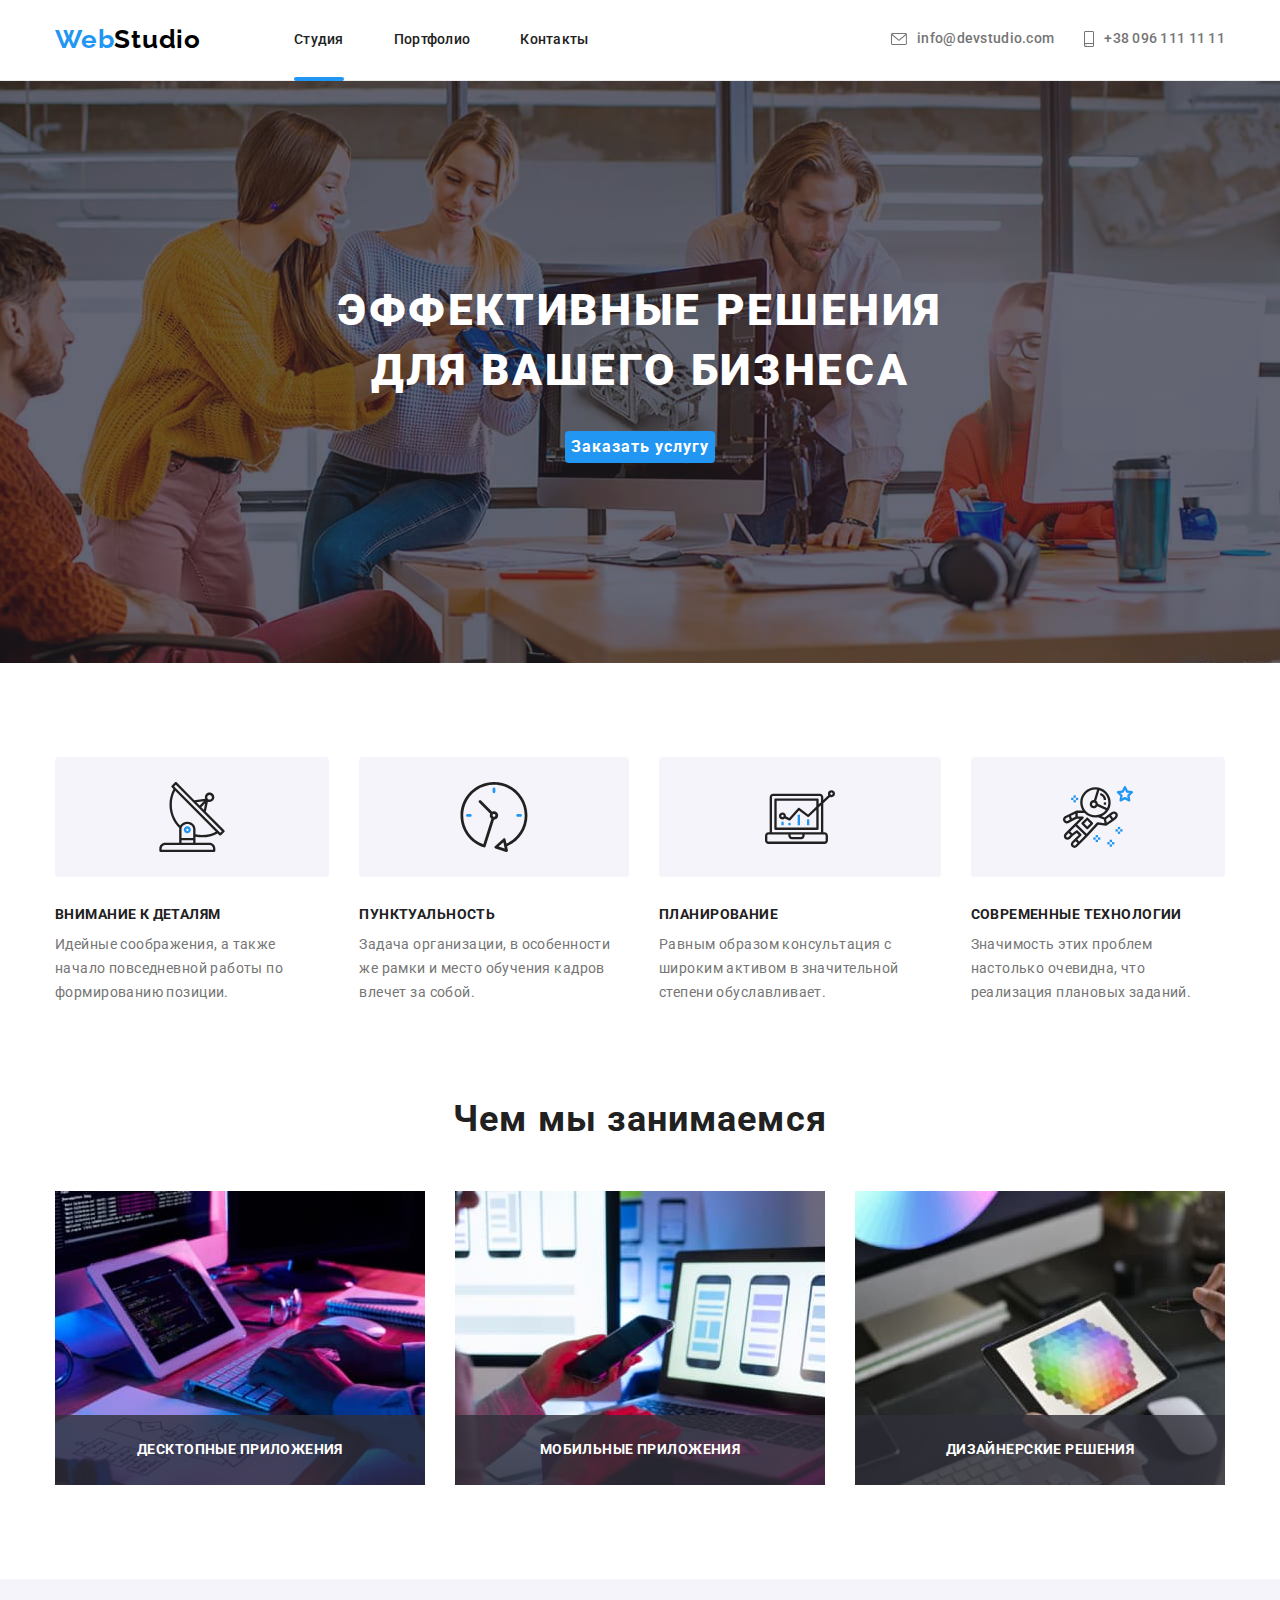
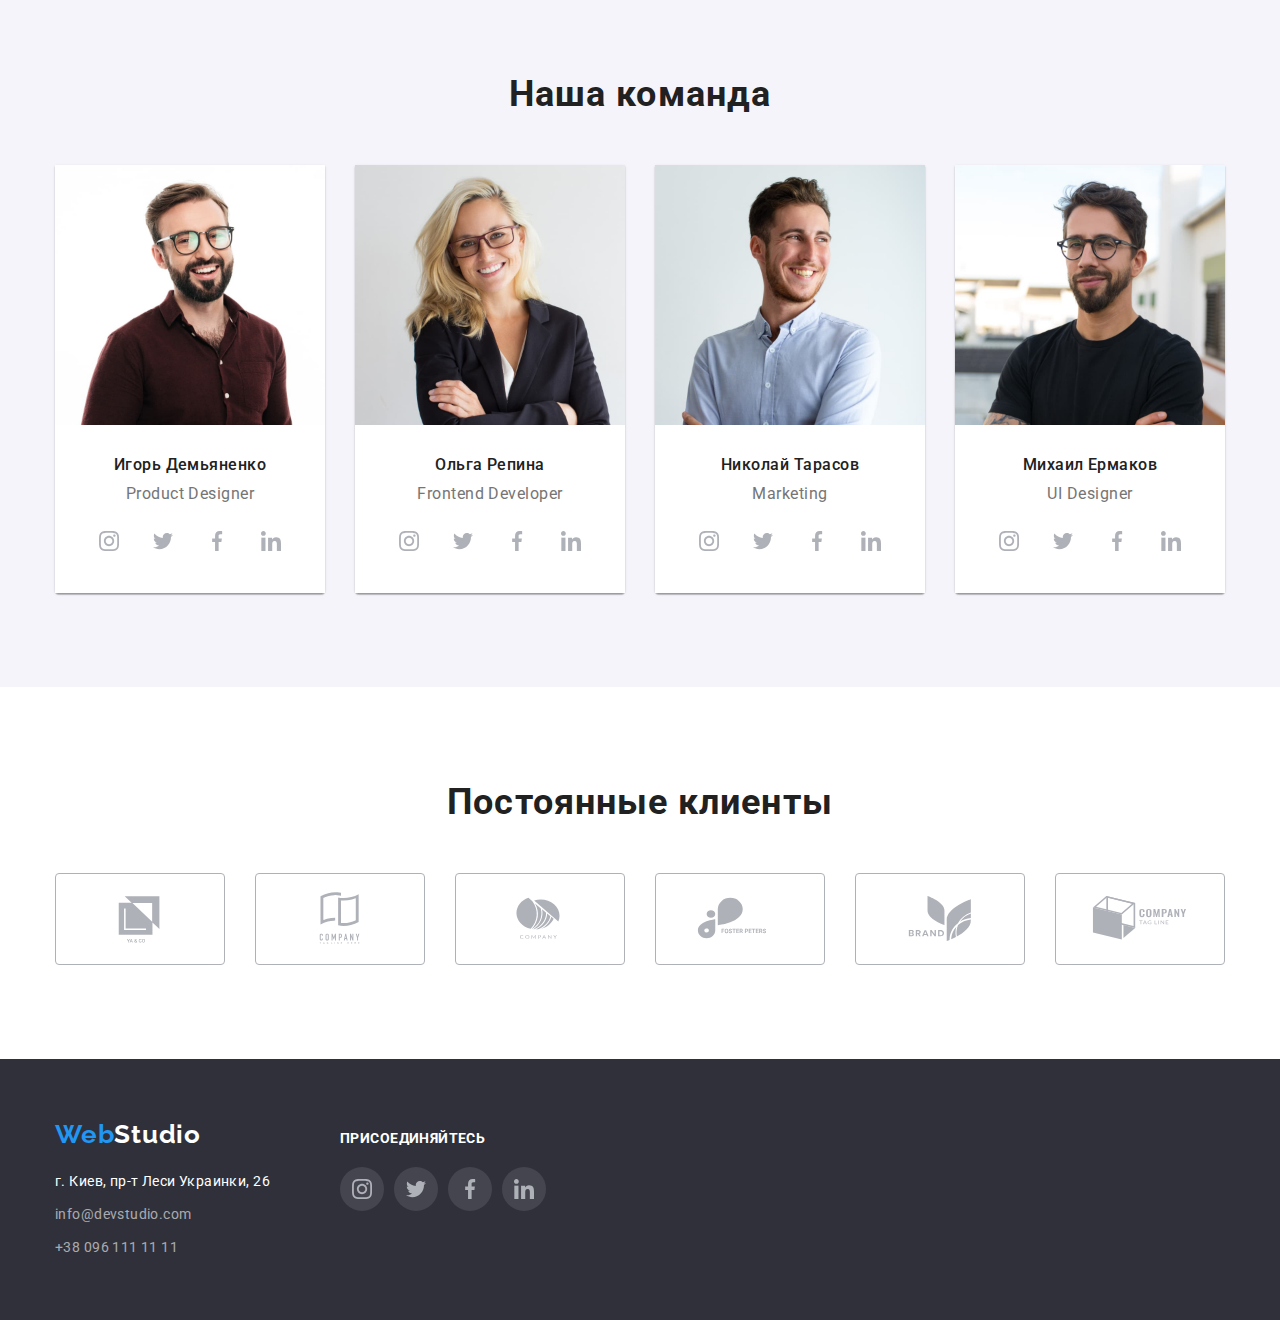
<file: index.html>
<!DOCTYPE html>
<html lang="ru">

<head>
    <meta charset="UTF-8">
    <meta http-equiv="X-UA-Compatible" content="IE=edge">
    <meta name="viewport" content="width=device-width, initial-scale=1.0">
    <link rel="stylesheet"
        href="https://cdnjs.cloudflare.com/ajax/libs/modern-normalize/1.1.0/modern-normalize.min.css">
    <link rel="preconnect" href="https://fonts.googleapis.com">
    <link rel="preconnect" href="https://fonts.gstatic.com" crossorigin>
    <link
        href="https://fonts.googleapis.com/css2?family=Raleway:wght@700&family=Roboto:wght@400;500;700;900&display=swap"
        rel="stylesheet">
    <link rel="stylesheet" href="./css/styles.css">
    <title>WebStudio company</title>
</head>

<body>
    <!--Верх сайта-->
    <header class="header">
        <div class="container header-line">
            <nav class="heder-nav">
                <a href="index.html" class="header-logo link">
                    <span class="logo-web"> Web</span>Studio</a>
                <ul class="header-list list">
                    <li class="header-item line"><a href="index.html" class="header-link line link">Студия</a></li>
                    <li class="header-item"><a href="./portfolio.html" class="header-link link">Портфолио</a></li>
                    <li class="header-item"><a href="" class="header-link link">Контакты</a></li>
                </ul>
            </nav>
            <ul class="header-contacts list">
                <li class="header-contacts-item">
                    <a href="mailto:info@devstudio.com" class="contacts-link link">
                        <svg class="header-icon" width="16" height="12">
                            <use href="./image/icon.svg#icon-envelope"></use>
                        </svg> info@devstudio.com</a>
                </li>
                <li class="header-contacts-item">
                    <a href="tel:+380961111111" class="contacts-link link"><svg class="header-icon" width="10"
                            height="16">
                            <use href="./image/icon.svg#icon-smartphone"></use>
                        </svg>+38 096 111 11 11 </a>
                </li>
            </ul>
        </div>
    </header>
    <main>
        <!--Секция с банером-->

        <section class="hero">
            <div class="container">
                <h1 class="hero-title">Эффективные решения для вашего бизнеса</h1>
                <button type="button" class="hero-btn btn" data-modal-open>Заказать услугу</button>
            </div>
        </section>
        <!--Привилегии компании-->
        <section class="section">
            <div class="container">
                <h2 class="visually-hidden">Привилегии компании</h2>
                <ul class="benefits-list list">
                    <li class="benefits-item">
                        <div class="benefits-icon-area"><svg width="70" height="70">
                                <use href="./image/icon.svg#icon-antenna"></use>
                            </svg>
                        </div>
                        <h3 class="benefits-title">Внимание к деталям</h3>
                        <p class="benefits-text">Идейные соображения, а также начало повседневной работы по формированию
                            позиции.</p>
                    </li>
                    <li class="benefits-item">
                        <div class="benefits-icon-area"><svg width="70" height="70">
                                <use href="./image/icon.svg#icon-clock"></use>
                            </svg>
                        </div>
                        <h3 class="benefits-title">Пунктуальность</h3>
                        <p class="benefits-text">Задача организации, в особенности же рамки и место обучения кадров
                            влечет
                            за собой.</p>
                    </li>
                    <li class="benefits-item">
                        <div class="benefits-icon-area"><svg width="70" height="70">
                                <use href="./image/icon.svg#icon-diagram"></use>
                            </svg>
                        </div>
                        <h3 class="benefits-title">Планирование</h3>
                        <p class="benefits-text">Равным образом консультация с широким активом в значительной степени
                            обуславливает.</p>
                    </li>
                    <li class="benefits-item">
                        <div class="benefits-icon-area"><svg width="70" height="70">
                                <use href="./image/icon.svg#icon-astronaut"></use>
                            </svg>
                        </div>
                        <h3 class="benefits-title">Современные технологии</h3>
                        <p class="benefits-text">Значимость этих проблем настолько очевидна, что реализация плановых
                            заданий.</p>
                    </li>
                </ul>
            </div>
        </section>
        <!--Направления деетельности-->
        <section class="section duties">
            <div class="container">
                <h2 class="duties-title">Чем мы занимаемся</h2>
                <ul class="duties-list list">
                    <li class="duties-item"><a href="">
                            <img src="image/duties/duties1.jpg" alt="печатающии руки" width="370">
                            <h3 class="duties-up-text">Десктопные приложения</h3>
                        </a></li>
                    <li class="duties-item"><a href=""><img src="image/duties/duties2.jpg" alt="обзор смартфона"
                                width="370">
                            <h3 class="duties-up-text">Мобильные приложения</h3>
                        </a></li>
                    <li class="duties-item"><a href=""><img src="image/duties/duties3.jpg" alt="планшет" width="370">
                            <h3 class="duties-up-text">Дизайнерские решения</h3>
                        </a></li>
                </ul>
            </div>
        </section>
        <!--Список работников-->
        <section class="section team">
            <div class="container">
                <h2 class="team-title">Наша команда</h2>
                <ul class="team-list list">
                    <li class="team-item">
                        <img src="image/workers/ihor.jpg" alt="Игорь Демьяненко" width="270">
                        <div class="team-area">
                            <h3 class="team-title-name">Игорь Демьяненко</h3>
                            <p lang="en" class="team-text">Product Designer</p>
                            <ul class="networks-list list">
                                <li class="networks-item"><a href="" class="network-link"><svg class="network-icon"
                                            width="20" height="20">
                                            <use href="./image/icon.svg#icon-instagram"></use>
                                        </svg></a></li>
                                <li class="networks-item"><a href="" class="network-link"><svg class="network-icon"
                                            width="20" height="20">
                                            <use href="./image/icon.svg#icon-twitter-1"></use>
                                        </svg></a></li>
                                <li class="networks-item"><a href="" class="network-link"><svg class="network-icon"
                                            width="20" height="20">
                                            <use href="./image/icon.svg#icon-facebook"></use>
                                        </svg></a></li>
                                <li class="networks-item"><a href="" class="network-link"><svg class="network-icon"
                                            width="20" height="20">
                                            <use href="./image/icon.svg#icon-linkedin"></use>
                                        </svg></a></li>
                            </ul>
                        </div>
                    </li>
                    <li class="team-item">
                        <img src="image/workers/olya.jpg" alt="Ольга Репина" width="270">
                        <div class="team-area">
                            <h3 class="team-title-name">Ольга Репина</h3>
                            <p lang="en" class="team-text">Frontend Developer</p>
                            <ul class="networks-list list">
                                <li class="networks-item"><a href="" class="network-link"><svg class="network-icon"
                                            width="20" height="20">
                                            <use href="./image/icon.svg#icon-instagram"></use>
                                        </svg></a></li>
                                <li class="networks-item"><a href="" class="network-link"><svg class="network-icon"
                                            width="20" height="20">
                                            <use href="./image/icon.svg#icon-twitter-1"></use>
                                        </svg></a></li>
                                <li class="networks-item"><a href="" class="network-link"><svg class="network-icon"
                                            width="20" height="20">
                                            <use href="./image/icon.svg#icon-facebook"></use>
                                        </svg></a></li>
                                <li class="networks-item"><a href="" class="network-link"><svg class="network-icon"
                                            width="20" height="20">
                                            <use href="./image/icon.svg#icon-linkedin"></use>
                                        </svg></a></li>
                            </ul>
                        </div>
                    </li>
                    <li class="team-item">
                        <img src="image/workers/kolya.jpg" alt="Николай Тарасов" width="270">
                        <div class="team-area">
                            <h3 class="team-title-name">Николай Тарасов</h3>
                            <p lang="en" class="team-text">Marketing</p>
                            <ul class="networks-list list">
                                <li class="networks-item"><a href="" class="network-link"><svg class="network-icon"
                                            width="20" height="20">
                                            <use href="./image/icon.svg#icon-instagram"></use>
                                        </svg></a></li>
                                <li class="networks-item"><a href="" class="network-link"><svg class="network-icon"
                                            width="20" height="20">
                                            <use href="./image/icon.svg#icon-twitter-1"></use>
                                        </svg></a></li>
                                <li class="networks-item"><a href="" class="network-link"><svg class="network-icon"
                                            width="20" height="20">
                                            <use href="./image/icon.svg#icon-facebook"></use>
                                        </svg></a></li>
                                <li class="networks-item"><a href="" class="network-link"><svg class="network-icon"
                                            width="20" height="20">
                                            <use href="./image/icon.svg#icon-linkedin"></use>
                                        </svg></a></li>
                            </ul>
                        </div>
                    </li>
                    <li class="team-item">
                        <img src="image/workers/mysha.jpg" alt="Михаил Ермаков" width="270">
                        <div class="team-area">
                            <h3 class="team-title-name">Михаил Ермаков</h3>
                            <p lang="en" class="team-text">UI Designer</p>
                            <ul class="networks-list list">
                                <li class="networks-item"><a href="" class="network-link"><svg class="network-icon"
                                            width="20" height="20">
                                            <use href="./image/icon.svg#icon-instagram"></use>
                                        </svg></a></li>
                                <li class="networks-item"><a href="" class="network-link"><svg class="network-icon"
                                            width="20" height="20">
                                            <use href="./image/icon.svg#icon-twitter-1"></use>
                                        </svg></a></li>
                                <li class="networks-item"><a href="" class="network-link"><svg class="network-icon"
                                            width="20" height="20">
                                            <use href="./image/icon.svg#icon-facebook"></use>
                                        </svg></a></li>
                                <li class="networks-item"><a href="" class="network-link"><svg class="network-icon"
                                            width="20" height="20">
                                            <use href="./image/icon.svg#icon-linkedin"></use>
                                        </svg></a></li>
                            </ul>
                        </div>
                    </li>
                </ul>
            </div>
        </section>
        <!--Партнеры-->
        <section class="section">
            <div class="container">
                <h2 class="partners-title">Постоянные клиенты</h2>
                <ul class="partner-list list">
                    <li class="partners-item"><a href="" class="partners-link"> <svg class="partners-icon" width="106"
                                height="60">
                                <use href="./image/icon.svg#icon-Logo"></use>
                            </svg></a></li>
                    <li class="partners-item"><a href="" class="partners-link"> <svg class="partners-icon" width="106"
                                height="60">
                                <use href="./image/icon.svg#icon-Logo1"></use>
                            </svg></a></li>
                    <li class="partners-item"><a href="" class="partners-link"> <svg class="partners-icon" width="106"
                                height="60">
                                <use href="./image/icon.svg#icon-Logo2"></use>
                            </svg>
                        </a></li>
                    <li class="partners-item"><a href="" class="partners-link">
                            <svg class="partners-icon" width="106" height="60">
                                <use href="./image/icon.svg#icon-Logo3"></use>
                            </svg>
                        </a></li>
                    <li class="partners-item"><a href="" class="partners-link"> <svg class="partners-icon" width="106"
                                height="60">
                                <use href="./image/icon.svg#icon-Logo4"></use>
                            </svg>
                        </a></li>
                    <li class="partners-item"><a href="" class="partners-link"> <svg class="partners-icon" width="106"
                                height="60">
                                <use href="./image/icon.svg#icon-Logo5"></use>
                            </svg>
                        </a></li>
                </ul>
            </div>
        </section>
    </main>
    <!--Подвал страницы-->
    <footer class="footer">
        <div class="container divide">
            <div class="footer-address-side"> <a href="index.html" class="footer-logo link"> <span
                        class="logo-web">Web</span>Studio</a>
                <address class="footer-address">
                    <ul class="footer-list list">
                        <li class="footer-item"><a href="https://goo.gl/maps/7tQD5tmZXDrGn8do7" target="_blank"
                                rel="noopener noindex noffolow" class="footer-location link">г.
                                Киев,
                                пр-т Леси
                                Украинки, 26 </a>
                        </li>
                        <li class="footer-item"><a href="mailto:info@devstudio.com"
                                class="footer-contact link">info@devstudio.com</a>
                        </li>
                        <li class="footer-item"><a href="tel:+380961111111" class="footer-contact link">+38 096 111 11
                                11
                            </a>
                        </li>
                    </ul>
                </address>
            </div>
            <div class="footer-network-side">
                <h2 class="conect-title">присоединяйтесь</h2>
                <ul class="networks-list list">
                    <li class="networks-item"><a href="" class="network-link network-link-footer"><svg
                                class="network-icon" width="20" height="20">
                                <use href="./image/icon.svg#icon-instagram"></use>
                            </svg></a></li>
                    <li class="networks-item"><a href="" class="network-link network-link-footer"><svg
                                class="network-icon" width="20" height="20">
                                <use href="./image/icon.svg#icon-twitter-1"></use>
                            </svg></a></li>
                    <li class="networks-item"><a href="" class="network-link network-link-footer"><svg
                                class="network-icon" width="20" height="20">
                                <use href="./image/icon.svg#icon-facebook"></use>
                            </svg></a></li>
                    <li class="networks-item"><a href="" class="network-link network-link-footer"><svg
                                class="network-icon" width="20" height="20">
                                <use href="./image/icon.svg#icon-linkedin"></use>
                            </svg></a></li>
                </ul>
            </div>
        </div>
    </footer>
    <div class="backdrop is-hidden" data-modal>
        <div class="modal">
            <button class="modal-btn" data-modal-close><svg class="btn-icon" width="30" height="30">
                <use href="./image/icon.svg#icon-close-3"></use>
            </svg></button>
        </div>
    </div>
    <script src="./js/modal.js"></script>
</body>

</html>
</file>
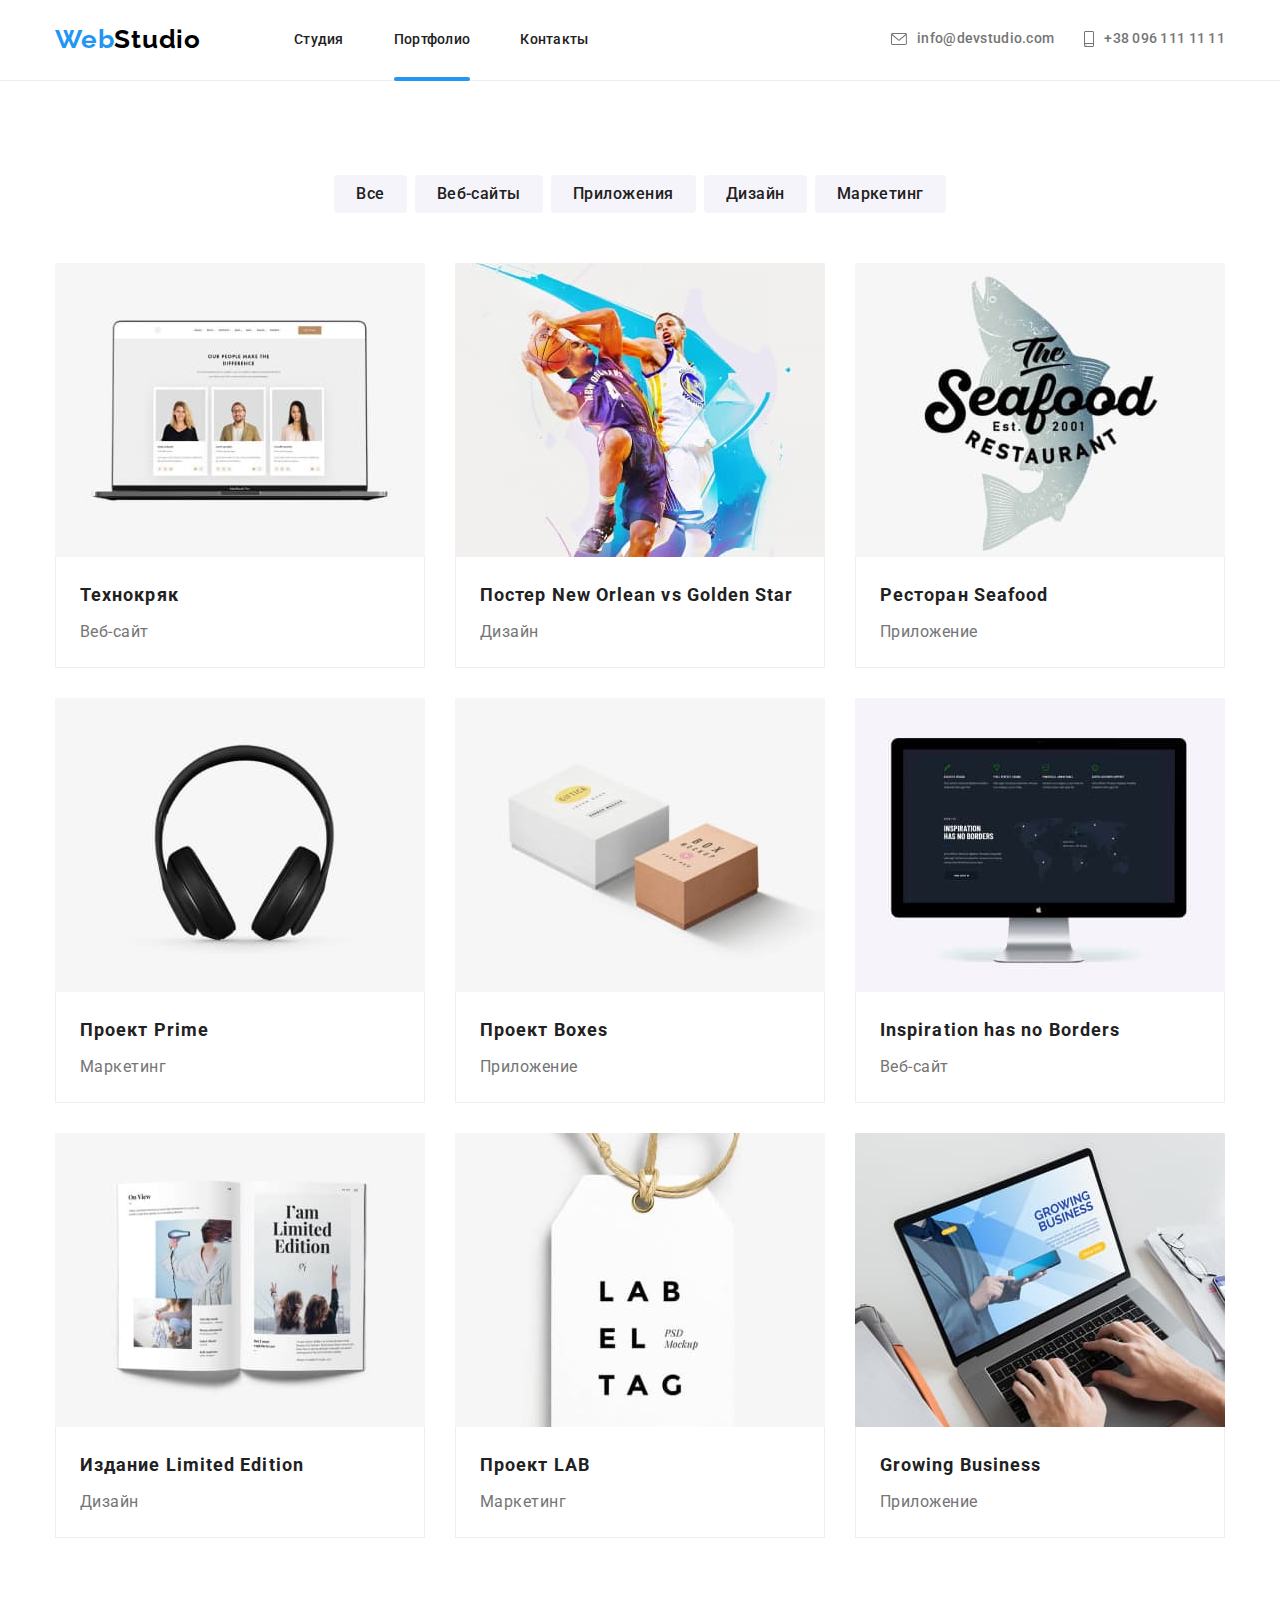
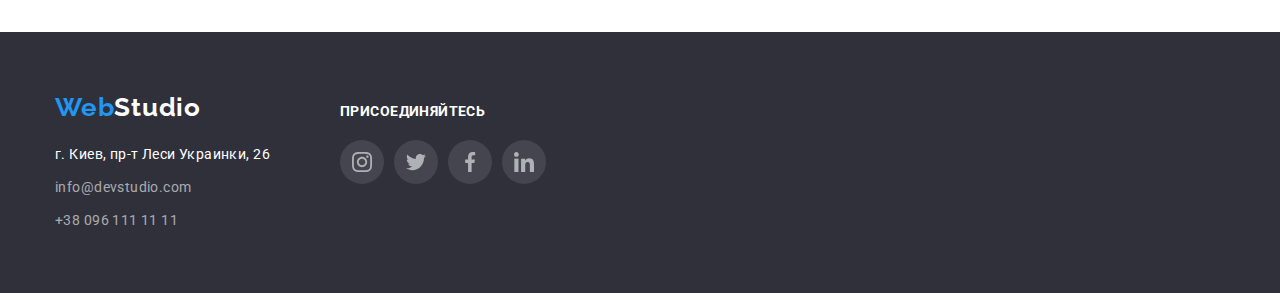
<file: portfolio.html>
<!DOCTYPE html>
<html lang="en">

<head>
    <meta charset="UTF-8">
    <meta http-equiv="X-UA-Compatible" content="IE=edge">
    <meta name="viewport" content="width=device-width, initial-scale=1.0">
    <link rel="stylesheet"
        href="https://cdnjs.cloudflare.com/ajax/libs/modern-normalize/1.1.0/modern-normalize.min.css">
    <link rel="preconnect" href="https://fonts.googleapis.com">
    <link rel="preconnect" href="https://fonts.gstatic.com" crossorigin>
    <link
        href="https://fonts.googleapis.com/css2?family=Raleway:wght@700&family=Roboto:wght@400;500;700;900&display=swap"
        rel="stylesheet">
    <link rel="stylesheet" href="./css/styles.css">
    <title>Document</title>
</head>

<body>
    <!--Верх сайта-->
    <header class="header">
        <div class="container header-line">
            <nav class="heder-nav">
                <a href="index.html" class="header-logo link">
                    <span class="logo-web"> Web</span>Studio</a>
                <ul class="header-list list">
                    <li class="header-item"><a href="index.html" class="header-link link">Студия</a></li>
                    <li class="header-item"><a href="./portfolio.html" class="header-link line link">Портфолио</a></li>
                    <li class="header-item"><a href="" class="header-link link">Контакты</a></li>
                </ul>
            </nav>
            <ul class="header-contacts list">
                <li class="header-contacts-item">
                    <a href="mailto:info@devstudio.com" class="contacts-link link">
                        <svg class="header-icon" width="16" height="12">
                            <use href="./image/icon.svg#icon-envelope"></use>
                        </svg> info@devstudio.com</a>
                </li>
                <li class="header-contacts-item">
                    <a href="tel:+380961111111" class="contacts-link link"><svg class="header-icon" width="10"
                            height="16">
                            <use href="./image/icon.svg#icon-smartphone"></use>
                        </svg>+38 096 111 11 11 </a>
                </li>
            </ul>
        </div>
    </header>
    <main>
        <!--Секция портфолио-->
        <section class="section">
            <div class="container">
                <h1 class="visually-hidden">Портфолио</h1>
                <ul class="portfolio-navigation list">
                    <li class="portfolio-item-navigation"><button type="button" class="portfolio-btn btn">Все</button>
                    </li>
                    <li class="portfolio-item-navigation"><button type="button"
                            class="portfolio-btn btn">Веб-сайты</button></li>
                    <li class="portfolio-item-navigation"><button type="button"
                            class="portfolio-btn btn">Приложения</button></li>
                    <li class="portfolio-item-navigation"><button type="button"
                            class="portfolio-btn btn">Дизайн</button></li>
                    <li class="portfolio-item-navigation"><button type="button"
                            class="portfolio-btn btn">Маркетинг</button></li>
                </ul>
                <ul class="portfolio-list list">
                    <li class="portfolio-item-list"><a href="" class="portfolio-link link">
                            <div class="portfolio-up-space"><img src="image/portfolio/img.jpg" alt="Люди в экране"
                                    class="portfolio-img" width="370">
                                <p class="portfolio-up-text">
                                    Ресурс предлагает комплексные предложения с разным уровнем функционала и сервисов.
                                    Все это позволит
                                    посетителю получить исчерпывающие сведения о компании или частном лице.</p>
                            </div>
                            <div class="item-border">
                                <h2 class="portfolio-title">Технокряк</h2>
                                <p class="portfolio-text">Веб-сайт</p>
                            </div>
                        </a></li>

                    <li class="portfolio-item-list"><a href="" class="portfolio-link link">
                            <div class="portfolio-up-space"><img src="image/portfolio/img1.jpg" alt="Играют баскетбол"
                                    width="370">
                                <p class="portfolio-up-text">
                                    Ресурс предлагает комплексные предложения с разным уровнем функционала и сервисов.
                                    Все это позволит
                                    посетителю получить исчерпывающие сведения о компании или частном лице.</p>
                            </div>
                            <div class="item-border">
                                <h2 class="portfolio-title"> Постер New Orlean vs Golden Star</h2>
                                <p class="portfolio-text"> Дизайн</p>
                            </div>
                        </a></li>
                    <li class="portfolio-item-list"><a href="" class="portfolio-link link">
                            <div class="portfolio-up-space"><img src="image/portfolio/img2.jpg" alt="Листовка"
                                    width="370">
                                <p class="portfolio-up-text">
                                    Ресурс предлагает комплексные предложения с разным уровнем функционала и сервисов.
                                    Все это позволит
                                    посетителю получить исчерпывающие сведения о компании или частном лице.</p>
                            </div>
                            <div class="item-border">
                                <h2 class="portfolio-title">Ресторан Seafood</h2>
                                <p class="portfolio-text"> Приложение</p>
                            </div>
                        </a></li>
                    <li class="portfolio-item-list"><a href="" class="portfolio-link link">
                            <div class="portfolio-up-space"><img src="image/portfolio/img3.jpg" alt="Наушники"
                                    width="370">
                                <p class="portfolio-up-text">
                                    Ресурс предлагает комплексные предложения с разным уровнем функционала и сервисов.
                                    Все это позволит
                                    посетителю получить исчерпывающие сведения о компании или частном лице.</p>
                            </div>
                            <div class="item-border">
                                <h2 class="portfolio-title">Проект Prime</h2>
                                <p class="portfolio-text">Маркетинг</p>
                            </div>
                        </a></li>
                    <li class="portfolio-item-list">
                        <a href="" class="portfolio-link link">
                            <div class="portfolio-up-space"><img src="image/portfolio/img4.jpg" alt="Коробки"
                                    width="370">
                                <p class="portfolio-up-text">
                                    Ресурс предлагает комплексные предложения с разным уровнем функционала и сервисов.
                                    Все это позволит
                                    посетителю получить исчерпывающие сведения о компании или частном лице.</p>
                            </div>
                            <div class="item-border">
                                <h2 class="portfolio-title">Проект Boxes</h2>
                                <p class="portfolio-text">Приложение</p>
                            </div>
                        </a>
                    </li>
                    <li class="portfolio-item-list"><a href="" class="portfolio-link link">
                            <div class="portfolio-up-space"><img src="image/portfolio/img5.jpg" alt="Монитор"
                                    width="370">
                                <p class="portfolio-up-text">
                                    Ресурс предлагает комплексные предложения с разным уровнем функционала и сервисов.
                                    Все это позволит
                                    посетителю получить исчерпывающие сведения о компании или частном лице.</p>
                            </div>
                            <div class="item-border">
                                <h2 class="portfolio-title">Inspiration has no Borders</h2>
                                <p class="portfolio-text">Веб-сайт</p>
                            </div>
                        </a></li>
                    <li class="portfolio-item-list"><a href="" class="portfolio-link link">
                            <div class="portfolio-up-space"><img src="image/portfolio/img6.jpg" alt="Книга" width="370">
                                <p class="portfolio-up-text">
                                    Ресурс предлагает комплексные предложения с разным уровнем функционала и сервисов.
                                    Все это позволит
                                    посетителю получить исчерпывающие сведения о компании или частном лице.</p>
                            </div>
                            <div class="item-border">
                                <h2 class="portfolio-title"> Издание Limited Edition</h2>
                                <p class="portfolio-text">Дизайн</p>
                            </div>
                        </a></li>
                    <li class="portfolio-item-list"><a href="" class="portfolio-link link">
                            <div class="portfolio-up-space"><img src="image/portfolio/img7.jpg" alt="Лейба" width="370">
                                <p class="portfolio-up-text">
                                    Ресурс предлагает комплексные предложения с разным уровнем функционала и сервисов.
                                    Все это позволит
                                    посетителю получить исчерпывающие сведения о компании или частном лице.</p>
                            </div>
                            <div class="item-border">
                                <h2 class="portfolio-title">Проект LAB</h2>
                                <p class="portfolio-text">Маркетинг</p>
                            </div>
                        </a></li>
                    <li class="portfolio-item-list"><a href="" class="portfolio-link link">
                            <div class="portfolio-up-space"><img src="image/portfolio/img8.jpg" alt="Ноут" width="370">
                                <p class="portfolio-up-text">
                                    Ресурс предлагает комплексные предложения с разным уровнем функционала и сервисов.
                                    Все это позволит
                                    посетителю получить исчерпывающие сведения о компании или частном лице.</p>
                            </div>
                            <div class="item-border">
                                <h2 class="portfolio-title">Growing Business</h2>
                                <p class="portfolio-text">Приложение</p>
                            </div>
                        </a></li>
                </ul>
            </div>
        </section>
    </main>
    <!--Подвал страницы-->
    <footer class="footer">
        <div class="container divide">
            <div class="footer-address-side"> <a href="index.html" class="footer-logo link"> <span
                        class="logo-web">Web</span>Studio</a>
                <address class="footer-address">
                    <ul class="footer-list list">
                        <li class="footer-item"><a href="https://goo.gl/maps/7tQD5tmZXDrGn8do7" target="_blank"
                                rel="noopener noindex noffolow" class="footer-location link">г.
                                Киев,
                                пр-т Леси
                                Украинки, 26 </a>
                        </li>
                        <li class="footer-item"><a href="mailto:info@devstudio.com"
                                class="footer-contact link">info@devstudio.com</a>
                        </li>
                        <li class="footer-item"><a href="tel:+380961111111" class="footer-contact link">+38 096 111 11
                                11
                            </a>
                        </li>
                    </ul>
                </address>
            </div>
            <div class="footer-network-side">
                <h2 class="conect-title">присоединяйтесь</h2>
                <ul class="networks-list list">
                    <li class="networks-item"><a href="" class="network-link network-link-footer"><svg
                                class="network-icon" width="20" height="20">
                                <use href="./image/icon.svg#icon-instagram"></use>
                            </svg></a></li>
                    <li class="networks-item"><a href="" class="network-link network-link-footer"><svg
                                class="network-icon" width="20" height="20">
                                <use href="./image/icon.svg#icon-twitter-1"></use>
                            </svg></a></li>
                    <li class="networks-item"><a href="" class="network-link network-link-footer"><svg
                                class="network-icon" width="20" height="20">
                                <use href="./image/icon.svg#icon-facebook"></use>
                            </svg></a></li>
                    <li class="networks-item"><a href="" class="network-link network-link-footer"><svg
                                class="network-icon" width="20" height="20">
                                <use href="./image/icon.svg#icon-linkedin"></use>
                            </svg></a></li>
                </ul>
            </div>
        </div>
    </footer>
</body>

</html>
</file>
<file: css/styles.css>
/*общие стили*/
:root {--hero-footer-background-color:#2F303A;
      --main-text-color: #757575;
      --title-text-color: #212121; 
      --second-text-color:#FFFFFF;
      --main-hover-focus-color: #2196F3;  
      --portfolio-btn-text-color: #212121;
      --second-background-color:#F5F4FA;
      --header-link-color:#212121;
      --main-logo-color: #2196F3;
      --header-border-color: #ECECEC;
      --team-border-color: #EEEEEE;
      --main-section-padding: 94px;
      --main-container-padding: 15px;
      --icon-color: #AFB1B8;

    }
    body {
      font-family: Roboto, sans-serif;
      color: var(--main-text-color);
    }
    p,
    h1,
    h2,
    h3,
    h4,
    h5,
    h6 {
      margin: 0;
    }
    ul,ol{
      margin: 0;
      padding-left: 0;
    }
    img{
      display: block;
      max-width: 100%;
      height: auto;
    }
.link {
  text-decoration: none;
}
.list {
  list-style: none;
}
.btn {
  cursor: pointer;
  border-radius: 4px;
  border: 0px;
}
.container {
  width: 1200px;
  padding-left: var(--main-container-padding);
  padding-right: var(--main-container-padding);
  margin: 0 auto;
}
.section {
 padding-top: var(--main-section-padding);
 padding-bottom: var(--main-section-padding);
}
.visually-hidden {
  position: absolute;
  white-space: nowrap;
  width: 1px;
  height: 1px;
  overflow: hidden;
  border: 0;
  padding: 0;
  clip: rect(0 0 0 0);
  clip-path: inset(50%);
  margin: -1px;
}
/*Верх сайта*/
.header{
  
  padding-top: 24px;
  padding-bottom: 25px;
  border-bottom: 1px solid var(--header-border-color);
}
.header-line {
  display: flex;
  align-items: center;
}
.heder-nav{
  display: flex;
  align-items: center;
}
.header-list {
  display: flex;
}
.header-link {
font-weight: 500;
font-size: 14px;
line-height: 1.14;
letter-spacing: 0.02em;
color: var(--header-link-color);
transition: color 250ms cubic-bezier(0.4, 0, 0.2, 1);
}
.header-logo {
margin-right: 93px;
font-family: Raleway, sans-serif;
font-weight: 700;
font-size: 26px;
line-height: 1.19;
letter-spacing: 0.03em;
color: #000000;
}
.logo-web {
color: var(--main-logo-color);
}
.header-item:not(:last-child){
  margin-right: 50px;
}

.header-link.line::after{
  content: "";
  width: 100%;
  height: 4px;
  background: var(--main-hover-focus-color);
  border-radius: 2px;
  display: block;
  position: absolute;
  bottom: -32px;
}
.header-item {
  position: relative;
}
.header-contacts{
  display: flex;
  margin-left: auto;
  align-items: center;
}
.header-contacts-item:not(:last-child){
  margin-right: 30px;
}
.contacts-link {
font-weight: 500;
font-size: 14px;
line-height: 1.14;
letter-spacing: 0.02em;
color: var(--main-text-color);
display: flex;
align-items:center;
fill: var(--main-text-color);
transition: color 250ms cubic-bezier(0.4, 0, 0.2, 1);
}
.header-link:hover,
.contacts-link:hover,
.header-link:focus,
.contacts-link:focus {
  color: var(--main-hover-focus-color);
}
.header-icon {
  fill: currentColor;
  margin-right: 10px;
  }


/*Секция с банером*/
.hero {
background-color: var(--hero-footer-background-color);
padding-top: 200px;
padding-bottom: 200px;
background-image:linear-gradient(rgba(47, 48, 58, 0.4),rgba(47, 48, 58, 0.4)), url(../image/bgimg.jpg);
background-repeat: no-repeat;
background-size: 1600px;
background-position: center;
margin: 0 auto;
}

.hero-title {
max-width: 696px;
margin-bottom:30px;
margin-left: auto;
margin-right: auto;

font-weight: 900;
font-size: 44px;
line-height: 1.36;
text-align: center;
letter-spacing: 0.06em;
text-transform: uppercase;
color:var(--second-text-color);
}
.hero-btn {
display: block;
margin-left: auto;
margin-right: auto;

font-family: Roboto,sans-serif ;
font-weight: 700;
font-size: 16px;
line-height: 1.88;
text-align: center;
letter-spacing: 0.06em;
color: var(--second-text-color);
background: var(--main-hover-focus-color);
}

/*Привилегии компании*/

.benefits-list{
display: flex;
flex-basis: 270px;
}
.benefits-icon-area {
  background-color: var(--second-background-color) ;
  height: 120px;
  display: flex;
  justify-content: center;
  align-items: center;
  margin-bottom: 30px;
  border-radius: 4px;
}

.benefits-item:not(:last-child){
margin-right: 30px;
}
.benefits-title {
margin-bottom: 10px;

font-size: 14px;
line-height: 1.14;
letter-spacing: 0.03em;
text-transform: uppercase;
color: var(--title-text-color);  
}
.benefits-text {
font-size: 14px;
line-height: 1.71;
letter-spacing: 0.03em;
}
/* Направления деетельности */
.duties {
  padding-top: 0;
}

.duties-title,
.team-title {
font-size: 36px;
line-height: 1.17;
text-align: center;
letter-spacing: 0.03em;
color: var(--title-text-color);
}
.duties-title {
  margin-bottom: 50px;
}
.duties-list {
  display: flex;
}
.duties-item:not(:last-child){
  margin-right: 30px;
}
.duties-item{
  position: relative;
  min-width: 370px;
}
.duties-up-text{
position: absolute;
padding-top: 27px;
padding-bottom: 27px;
width: 100%;
font-size: 14px;
line-height: 1.14;
text-align: center;
letter-spacing: 0.03em;
text-transform: uppercase;
color: var(--second-text-color);
background: rgba(47, 48, 58, 0.8);
bottom: 0;
}
/* Список работников */
.team {
  background: #F5F4FA;
}
.team-item{
  box-shadow: 0px 1px 3px rgba(0, 0, 0, 0.12), 0px 1px 1px rgba(0, 0, 0, 0.14), 0px 2px 1px rgba(0, 0, 0, 0.2);
border-radius: 0px 0px 4px 4px;

}
.team-title{
  margin-bottom: 50px;
}
.team-list{
  display: flex;
}
.team-item:not(:last-child)
{
  margin-right: 30px;
}
.team-area{
  padding-top: 30px;
  padding-bottom: 30px;
  background-color:#FFFFFF;
}
.team-title-name {
margin-bottom: 10px;

font-weight: 500;
font-size: 16px;
line-height: 1.19;
letter-spacing: 0.03em;
text-align: center;
color: var(--title-text-color);
}
.team-text {
  margin-bottom: 16px;
font-size: 16px;
line-height: 1.19;
letter-spacing: 0.03em;
text-align: center;
color: var(--main-text-color);
}
.networks-list{
  display: flex;
 justify-content: center;
}
.networks-item:not(:last-child) {
  margin-right: 10px;

}
.network-link {
  width: 44px;
  height: 44px;
  display: flex;
  justify-content: center;
  align-items: center;
  border-radius: 50%;
  transition: background-color 250ms cubic-bezier(0.4, 0, 0.2, 1);
}
.network-icon{
  fill: var(--icon-color);
  transition: fill 250ms cubic-bezier(0.4, 0, 0.2, 1);
}
.network-link:hover,
.network-link:focus
{
  background-color: var(--main-hover-focus-color);
}

.network-link:hover .network-icon,  
.network-link:focus .network-icon{
  fill: var(--second-text-color);
  
}
/*Партнеры*/
.partners-title {
margin-bottom: 50px;
font-size: 36px;
line-height: 1.17;
text-align: center;
letter-spacing: 0.03em;
color: #212121;
}
.partner-list {
  display: flex;
  justify-content: center;
}
.partners-item:not(:last-child)
{margin-right: 30px;

}
.partners-link {
  width: 170px;
  height: 92px;
  display: flex;
  border: 1px solid var(--icon-color);
  border-radius: 4px;
  justify-content: center;
  align-items: center;
  transition: border 250ms cubic-bezier(0.4, 0, 0.2, 1);
}
.partners-link:hover,
.partners-link:focus{
  border: 1px solid var(--main-hover-focus-color);
}
.partners-icon{
  fill:var(--icon-color);
  transition: fill 250ms cubic-bezier(0.4, 0, 0.2, 1);
  }
  .partners-link:hover .partners-icon,
  .partners-link:focus .partners-icon {
    fill: var(--main-hover-focus-color);
  }
/* Подвал страницы */
.footer {
padding-top: 60px;
padding-bottom: 60px;
background: var(--hero-footer-background-color);
}
.divide{
  display: flex;
  align-items: baseline;
}
.footer-address-side {
  margin-right: 70px;
}
.footer-logo {
display: block;
margin-bottom: 20px;
font-family: Raleway, sans-serif;
font-weight: 700;
font-size: 26px;
line-height: 1.19;
letter-spacing: 0.03em;
color: var(--second-text-color);
}
 .footer-address {
font-style: normal;
 }
.footer-location {
font-size: 14px;
line-height: 1.71;
letter-spacing: 0.03em;
color: var(--second-text-color);
}
.footer-contact{
font-size: 14px;
line-height: 1.71;
letter-spacing: 0.03em;
color: rgba(255, 255, 255, 0.6);
transition: color 250ms cubic-bezier(0.4, 0, 0.2, 1);
}
.footer-item:not(:last-child){
  margin-bottom: 9px;
}

.footer-list .footer-contact:hover,
.footer-list .footer-contact:focus{
color: var(--second-text-color);
}

.conect-title {
font-size: 14px;
line-height: 1.14;
letter-spacing: 0.03em;
text-transform: uppercase;
color: var(--second-text-color);
margin-bottom: 20px;
}
.network-link-footer  {
 background: rgba(255, 255, 255, 0.1);
}
 /*Портфолио*/
 .portfolio-navigation{
   display: flex;
   justify-content: center;
   margin-bottom: 50px;
 }
 .portfolio-item-navigation:not(:last-child)
 {
   margin-right: 8px;
 }
.portfolio-btn {
  padding: 6px 22px;
font-family: Roboto, sans-serif;
font-weight: 500;
font-size: 16px;
line-height: 1.62;
letter-spacing: 0.03em;
color: var(--portfolio-btn-text-color);
background-color: var(--second-background-color);
transition: color 250ms cubic-bezier(0.4, 0, 0.2, 1), background 250ms cubic-bezier(0.4, 0, 0.2, 1), box-shadow 250ms cubic-bezier(0.4, 0, 0.2, 1);

}

.portfolio-btn:hover,
.portfolio-btn:focus{
  color: var(--second-text-color);
  background: var(--main-hover-focus-color);
  box-shadow: 0px 4px 4px 0px rgba(0, 0, 0, 0.25);
}
.portfolio-list{
  display: flex;
  flex-wrap: wrap;
  margin: -15px;
}
.portfolio-item-list {
 flex-basis:calc(100%/3- 90px);
  margin: 15px;
}
.portfolio-up-space{
overflow: hidden;
}
.portfolio-up-text{
  position: absolute;
  top: 0;
  padding: 63px 24px;
  font-weight: 400;
  font-size: 18px;
  line-height: 1.56;
  letter-spacing: 0.03em;
  color: #FFFFFF;
  background-color: rgba(33, 150, 243, 0.9);
  height: 100%;
  transform: translateY(100%);
  transition: transform 250ms cubic-bezier(0.4, 0, 0.2, 1);
}
.portfolio-item-list:hover .portfolio-up-text{
  transform: translateY(0%);
  
}
.portfolio-link:focus .portfolio-up-text {
  transform: translateY(0%);

}

.item-border{
  padding: 20px 24px;
 border-top: 0px solid var(--team-border-color);
  border-right: 1px solid var(--team-border-color);
  border-bottom: 1px solid var(--team-border-color);
   border-left: 1px solid var(--team-border-color);

   
}
.portfolio-title {
margin-bottom: 4px;

font-size: 18px;
line-height: 2;
letter-spacing: 0.06em;
color: var(--title-text-color);
}
.portfolio-text {
font-size: 16px;
line-height: 1.88;
letter-spacing: 0.03em;
color: var(--main-text-color);
}
.portfolio-up-space{
  position: relative;

}
.portfolio-link{
display: block;
transition: box-shadow 250ms cubic-bezier(0.4, 0, 0.2, 1);
}

.portfolio-link:hover,
.portfolio-link:focus{
  box-shadow: 0px 4px 4px 0px rgba(0, 0, 0, 0.25);
}
.backdrop{
  position: fixed;
  top: 0;
  left: 0%;
  width: 100%;
  height: 100%;
  background: rgba(0, 0, 0, 0.2);
  transition: opacity 500ms cubic-bezier(0.4, 0, 0.2, 1), visibility 500ms cubic-bezier(0.4, 0, 0.2, 1), transform 500ms cubic-bezier(0.4, 0, 0.2, 1);

}
.modal{
  position: absolute;
  width: 528px;
  min-height: 581px;
  border-radius: 4px;
  background-color: rgba(255, 255, 255, 1);
  top: 50%;
  left: 50%;
  transform: translate(-50%, -50%);
}
.is-hidden {
  opacity: 0;
  pointer-events: none;
  visibility: hidden;
  transform: translate(-50%, -50%);

}
.modal-btn{
  position: absolute;
  top: 8px;
  right: 8px;
  width: 30px;
  height: 30px;
  background-color: rgba(255, 255, 255, 1);
  border-radius: 50%;
  cursor: pointer;
  border: 0px;
  padding: 0;

}
.btn-icon{
  position: absolute;
  transform: translate(-50%, -50%);
 
}
</file>
